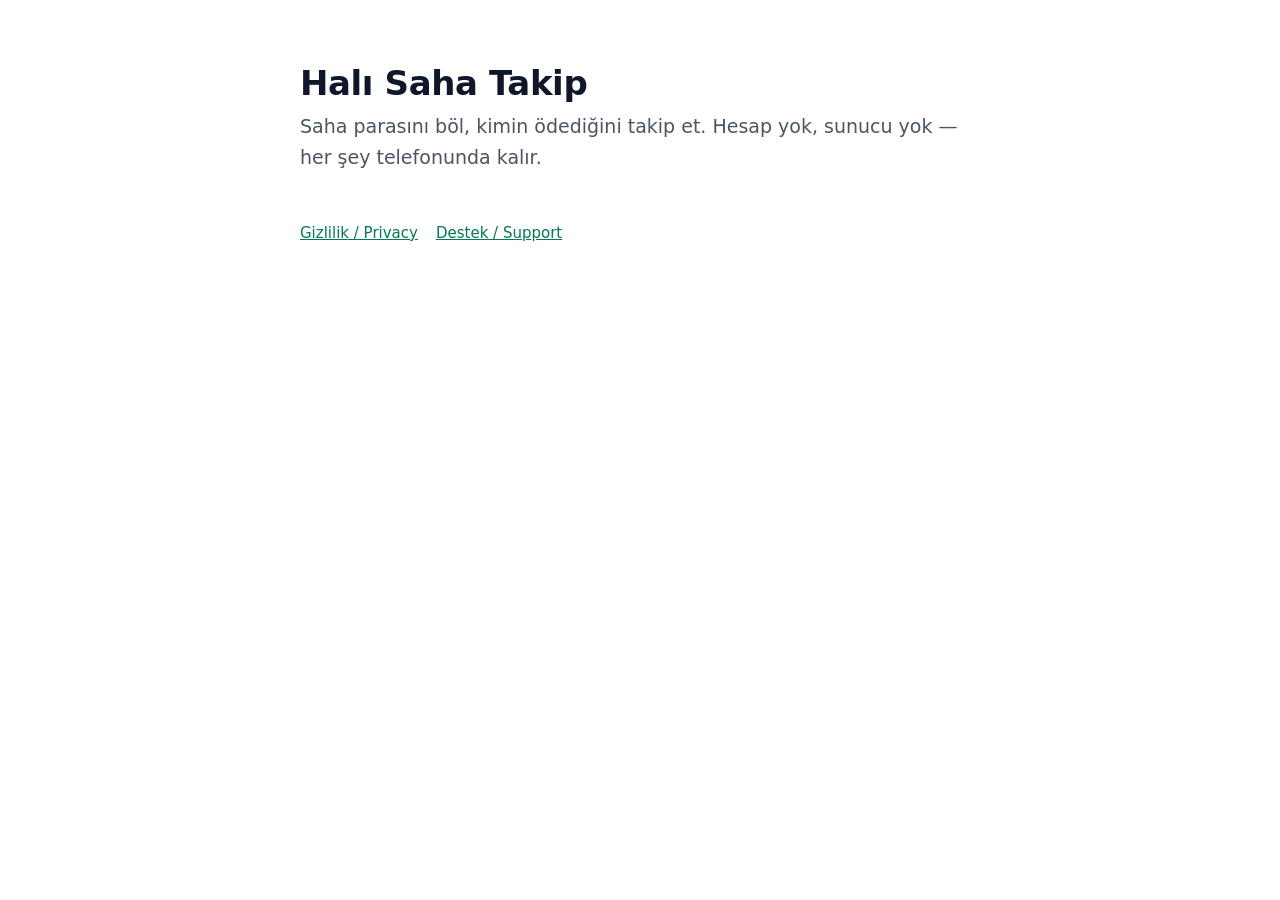
<file: index.html>
<!doctype html>
<html lang="tr">
<head>
<meta charset="utf-8">
<meta name="viewport" content="width=device-width, initial-scale=1">
<title>Halı Saha Takip</title>
<link rel="stylesheet" href="style.css">
</head>
<body>
<main>
  <h1>Halı Saha Takip</h1>
  <p class="lede">Saha parasını böl, kimin ödediğini takip et. Hesap yok, sunucu yok — her şey telefonunda kalır.</p>
  <nav>
    <a href="privacy.html">Gizlilik / Privacy</a>
    <a href="support.html">Destek / Support</a>
  </nav>
</main>
</body>
</html>
</file>
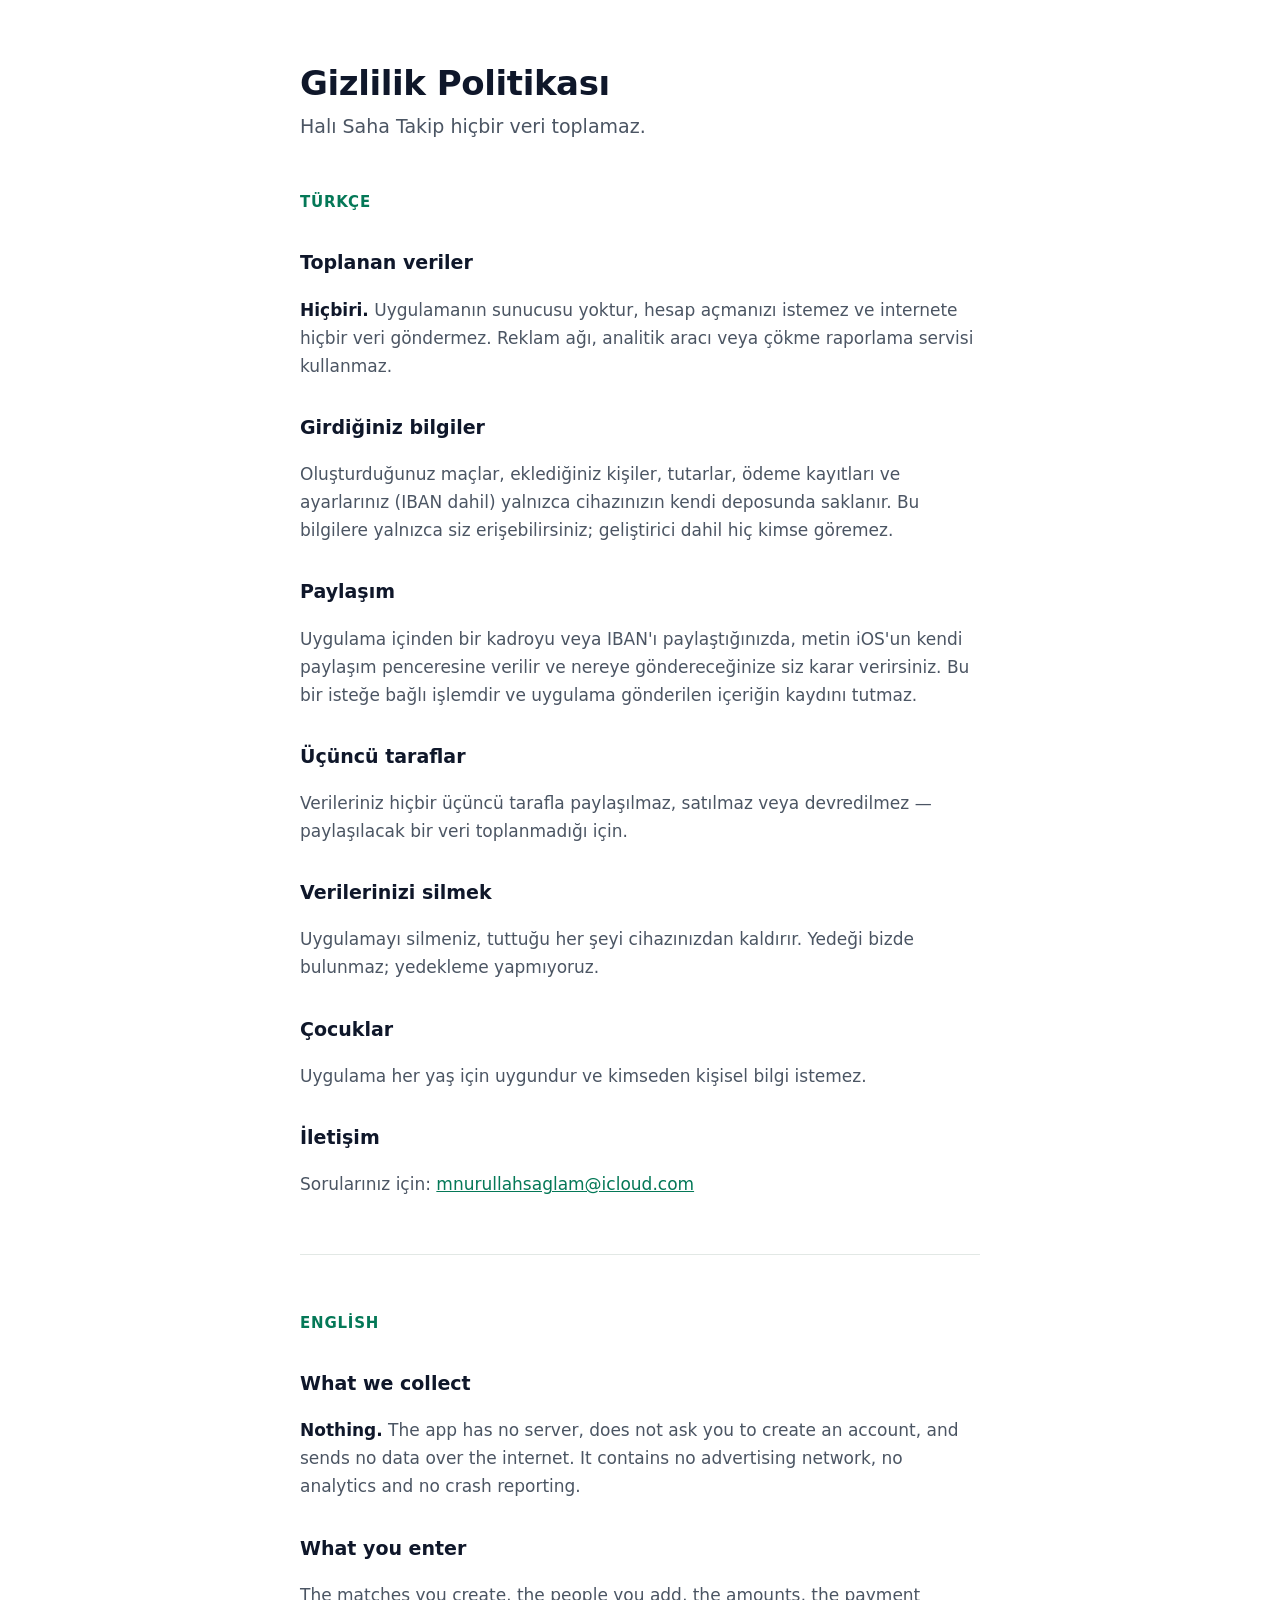
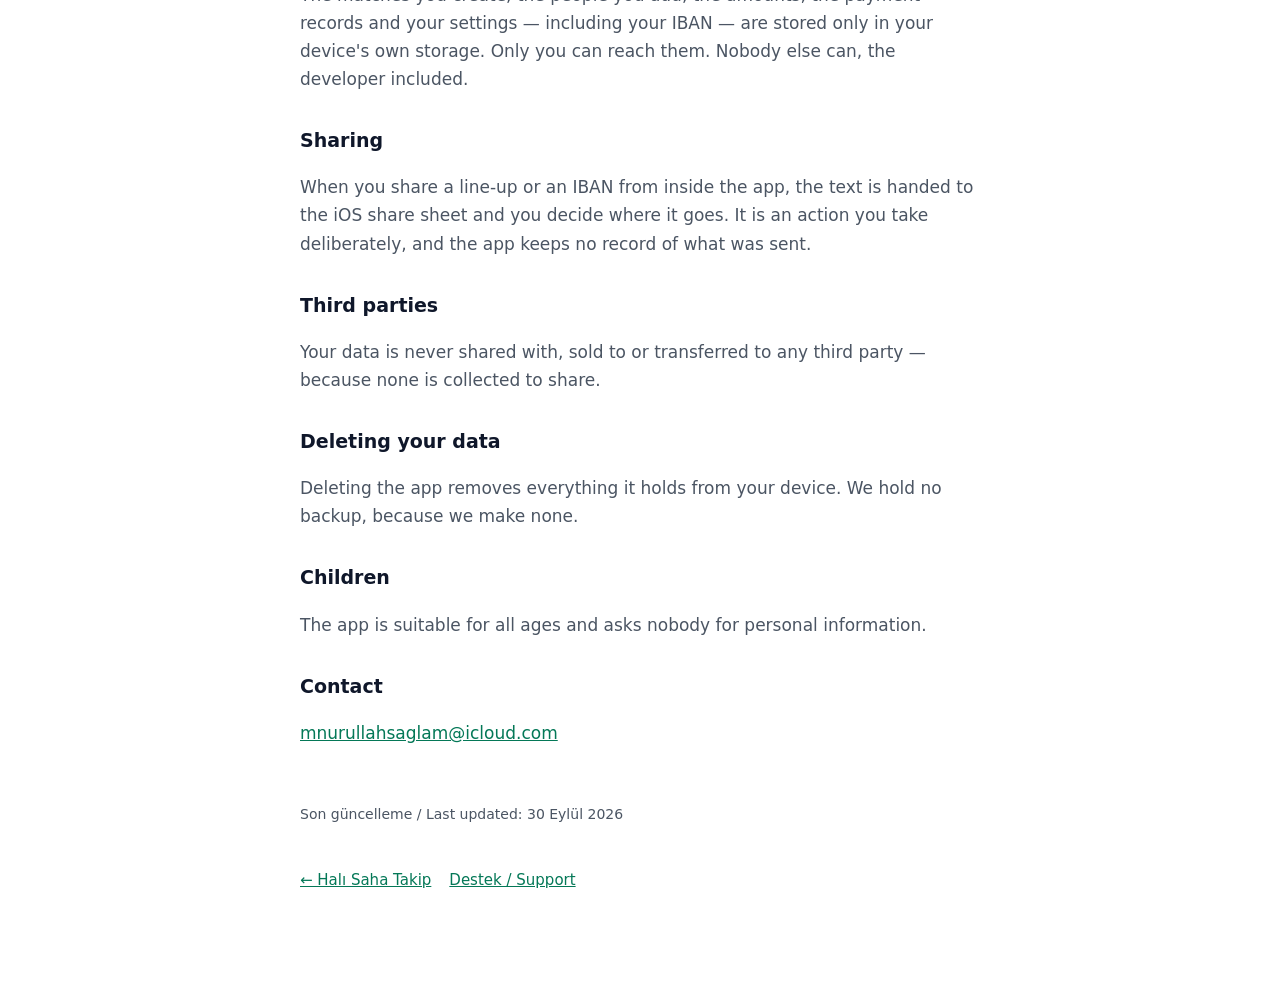
<file: privacy.html>
<!doctype html>
<html lang="tr">
<head>
<meta charset="utf-8">
<meta name="viewport" content="width=device-width, initial-scale=1">
<title>Gizlilik Politikası — Halı Saha Takip</title>
<link rel="stylesheet" href="style.css">
</head>
<body>
<main>
  <h1>Gizlilik Politikası</h1>
  <p class="lede">Halı Saha Takip hiçbir veri toplamaz.</p>

  <h2>Türkçe</h2>

  <h3>Toplanan veriler</h3>
  <p><strong>Hiçbiri.</strong> Uygulamanın sunucusu yoktur, hesap açmanızı istemez ve internete hiçbir veri göndermez. Reklam ağı, analitik aracı veya çökme raporlama servisi kullanmaz.</p>

  <h3>Girdiğiniz bilgiler</h3>
  <p>Oluşturduğunuz maçlar, eklediğiniz kişiler, tutarlar, ödeme kayıtları ve ayarlarınız (IBAN dahil) yalnızca cihazınızın kendi deposunda saklanır. Bu bilgilere yalnızca siz erişebilirsiniz; geliştirici dahil hiç kimse göremez.</p>

  <h3>Paylaşım</h3>
  <p>Uygulama içinden bir kadroyu veya IBAN'ı paylaştığınızda, metin iOS'un kendi paylaşım penceresine verilir ve nereye göndereceğinize siz karar verirsiniz. Bu bir isteğe bağlı işlemdir ve uygulama gönderilen içeriğin kaydını tutmaz.</p>

  <h3>Üçüncü taraflar</h3>
  <p>Verileriniz hiçbir üçüncü tarafla paylaşılmaz, satılmaz veya devredilmez — paylaşılacak bir veri toplanmadığı için.</p>

  <h3>Verilerinizi silmek</h3>
  <p>Uygulamayı silmeniz, tuttuğu her şeyi cihazınızdan kaldırır. Yedeği bizde bulunmaz; yedekleme yapmıyoruz.</p>

  <h3>Çocuklar</h3>
  <p>Uygulama her yaş için uygundur ve kimseden kişisel bilgi istemez.</p>

  <h3>İletişim</h3>
  <p>Sorularınız için: <a href="mailto:mnurullahsaglam@icloud.com">mnurullahsaglam@icloud.com</a></p>

  <hr>

  <h2>English</h2>

  <h3>What we collect</h3>
  <p><strong>Nothing.</strong> The app has no server, does not ask you to create an account, and sends no data over the internet. It contains no advertising network, no analytics and no crash reporting.</p>

  <h3>What you enter</h3>
  <p>The matches you create, the people you add, the amounts, the payment records and your settings — including your IBAN — are stored only in your device's own storage. Only you can reach them. Nobody else can, the developer included.</p>

  <h3>Sharing</h3>
  <p>When you share a line-up or an IBAN from inside the app, the text is handed to the iOS share sheet and you decide where it goes. It is an action you take deliberately, and the app keeps no record of what was sent.</p>

  <h3>Third parties</h3>
  <p>Your data is never shared with, sold to or transferred to any third party — because none is collected to share.</p>

  <h3>Deleting your data</h3>
  <p>Deleting the app removes everything it holds from your device. We hold no backup, because we make none.</p>

  <h3>Children</h3>
  <p>The app is suitable for all ages and asks nobody for personal information.</p>

  <h3>Contact</h3>
  <p><a href="mailto:mnurullahsaglam@icloud.com">mnurullahsaglam@icloud.com</a></p>

  <p class="updated">Son güncelleme / Last updated: 30 Eylül 2026</p>
  <nav><a href="index.html">← Halı Saha Takip</a><a href="support.html">Destek / Support</a></nav>
</main>
</body>
</html>
</file>
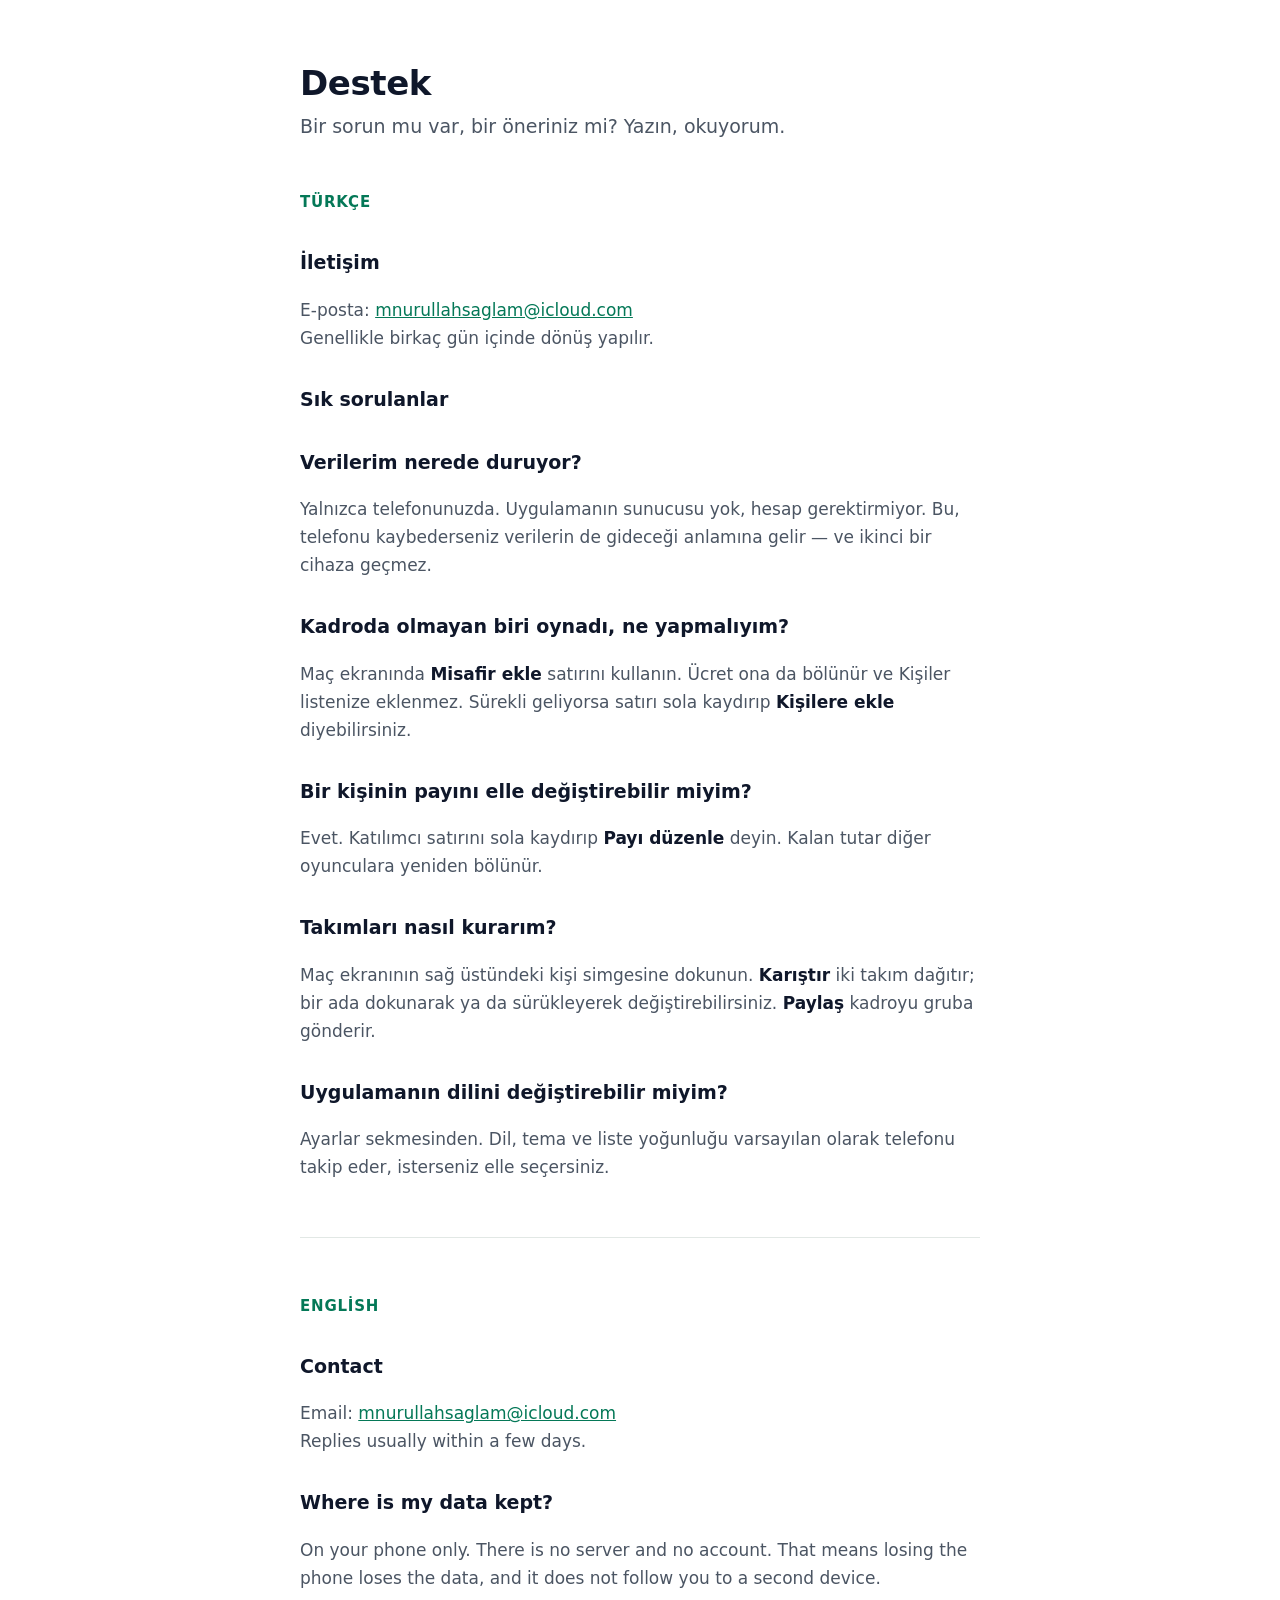
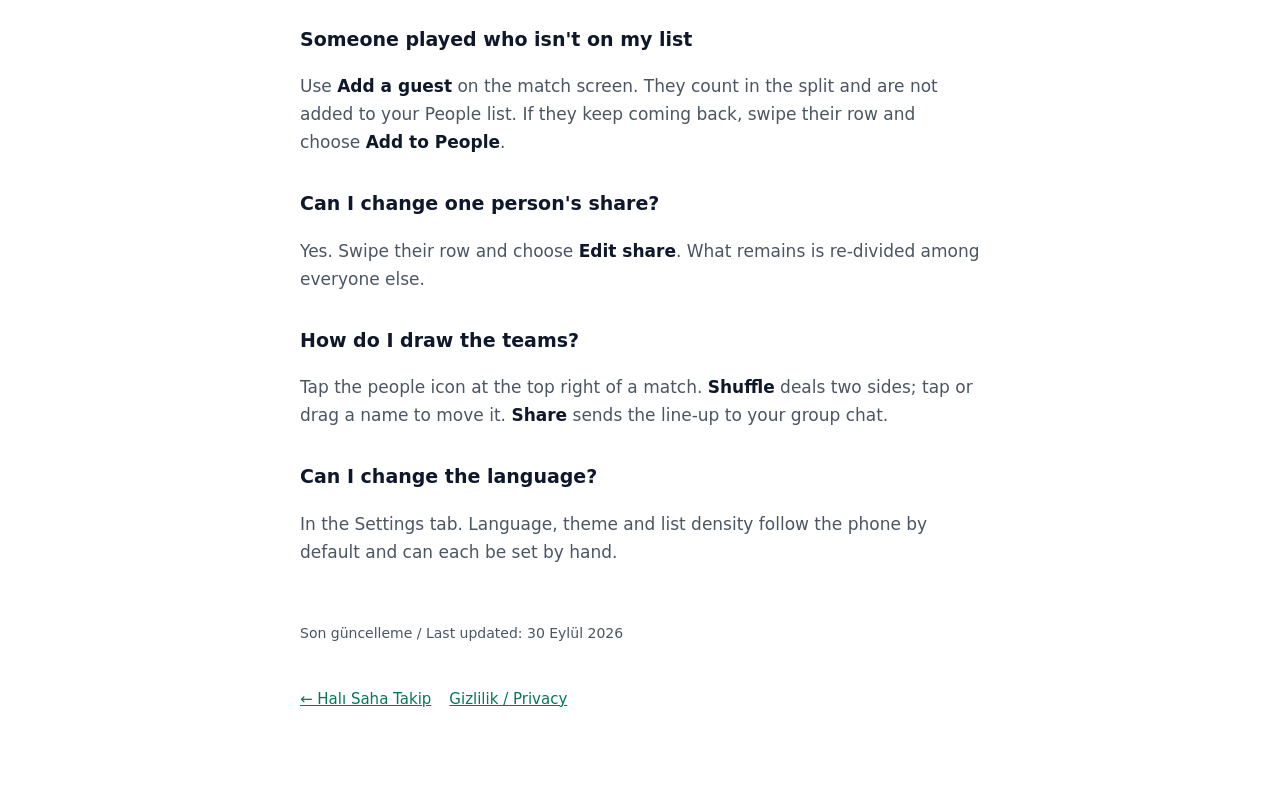
<file: support.html>
<!doctype html>
<html lang="tr">
<head>
<meta charset="utf-8">
<meta name="viewport" content="width=device-width, initial-scale=1">
<title>Destek — Halı Saha Takip</title>
<link rel="stylesheet" href="style.css">
</head>
<body>
<main>
  <h1>Destek</h1>
  <p class="lede">Bir sorun mu var, bir öneriniz mi? Yazın, okuyorum.</p>

  <h2>Türkçe</h2>

  <h3>İletişim</h3>
  <p>E-posta: <a href="mailto:mnurullahsaglam@icloud.com">mnurullahsaglam@icloud.com</a><br>
  Genellikle birkaç gün içinde dönüş yapılır.</p>

  <h3>Sık sorulanlar</h3>

  <h3>Verilerim nerede duruyor?</h3>
  <p>Yalnızca telefonunuzda. Uygulamanın sunucusu yok, hesap gerektirmiyor. Bu, telefonu kaybederseniz verilerin de gideceği anlamına gelir — ve ikinci bir cihaza geçmez.</p>

  <h3>Kadroda olmayan biri oynadı, ne yapmalıyım?</h3>
  <p>Maç ekranında <strong>Misafir ekle</strong> satırını kullanın. Ücret ona da bölünür ve Kişiler listenize eklenmez. Sürekli geliyorsa satırı sola kaydırıp <strong>Kişilere ekle</strong> diyebilirsiniz.</p>

  <h3>Bir kişinin payını elle değiştirebilir miyim?</h3>
  <p>Evet. Katılımcı satırını sola kaydırıp <strong>Payı düzenle</strong> deyin. Kalan tutar diğer oyunculara yeniden bölünür.</p>

  <h3>Takımları nasıl kurarım?</h3>
  <p>Maç ekranının sağ üstündeki kişi simgesine dokunun. <strong>Karıştır</strong> iki takım dağıtır; bir ada dokunarak ya da sürükleyerek değiştirebilirsiniz. <strong>Paylaş</strong> kadroyu gruba gönderir.</p>

  <h3>Uygulamanın dilini değiştirebilir miyim?</h3>
  <p>Ayarlar sekmesinden. Dil, tema ve liste yoğunluğu varsayılan olarak telefonu takip eder, isterseniz elle seçersiniz.</p>

  <hr>

  <h2>English</h2>

  <h3>Contact</h3>
  <p>Email: <a href="mailto:mnurullahsaglam@icloud.com">mnurullahsaglam@icloud.com</a><br>
  Replies usually within a few days.</p>

  <h3>Where is my data kept?</h3>
  <p>On your phone only. There is no server and no account. That means losing the phone loses the data, and it does not follow you to a second device.</p>

  <h3>Someone played who isn't on my list</h3>
  <p>Use <strong>Add a guest</strong> on the match screen. They count in the split and are not added to your People list. If they keep coming back, swipe their row and choose <strong>Add to People</strong>.</p>

  <h3>Can I change one person's share?</h3>
  <p>Yes. Swipe their row and choose <strong>Edit share</strong>. What remains is re-divided among everyone else.</p>

  <h3>How do I draw the teams?</h3>
  <p>Tap the people icon at the top right of a match. <strong>Shuffle</strong> deals two sides; tap or drag a name to move it. <strong>Share</strong> sends the line-up to your group chat.</p>

  <h3>Can I change the language?</h3>
  <p>In the Settings tab. Language, theme and list density follow the phone by default and can each be set by hand.</p>

  <p class="updated">Son güncelleme / Last updated: 30 Eylül 2026</p>
  <nav><a href="index.html">← Halı Saha Takip</a><a href="privacy.html">Gizlilik / Privacy</a></nav>
</main>
</body>
</html>
</file>
<file: style.css>
:root {
  --ink: #0f172a;
  --muted: #4b5563;
  --line: #e2e8e5;
  --brand: #047857;
  --bg: #ffffff;
}
@media (prefers-color-scheme: dark) {
  :root { --ink: #e8edea; --muted: #9aa4b0; --line: #2a313a; --brand: #10b981; --bg: #0f1318; }
}
* { box-sizing: border-box; }
body {
  margin: 0; background: var(--bg); color: var(--ink);
  font: 17px/1.65 -apple-system, BlinkMacSystemFont, "Segoe UI", system-ui, sans-serif;
  padding: 0 20px;
}
main { max-width: 680px; margin: 0 auto; padding: 64px 0 96px; }
h1 { font-size: 34px; line-height: 1.15; letter-spacing: -0.4px; margin: 0 0 8px; }
h2 { font-size: 15px; text-transform: uppercase; letter-spacing: 0.8px; color: var(--brand); margin: 48px 0 12px; }
h3 { font-size: 19px; margin: 32px 0 8px; }
p, li { color: var(--muted); }
strong { color: var(--ink); }
a { color: var(--brand); }
hr { border: none; border-top: 1px solid var(--line); margin: 56px 0; }
.lede { font-size: 19px; color: var(--muted); margin-top: 0; }
.updated { font-size: 14px; color: var(--muted); margin-top: 56px; }
nav { display: flex; gap: 18px; font-size: 15px; padding-top: 28px; }
</file>
